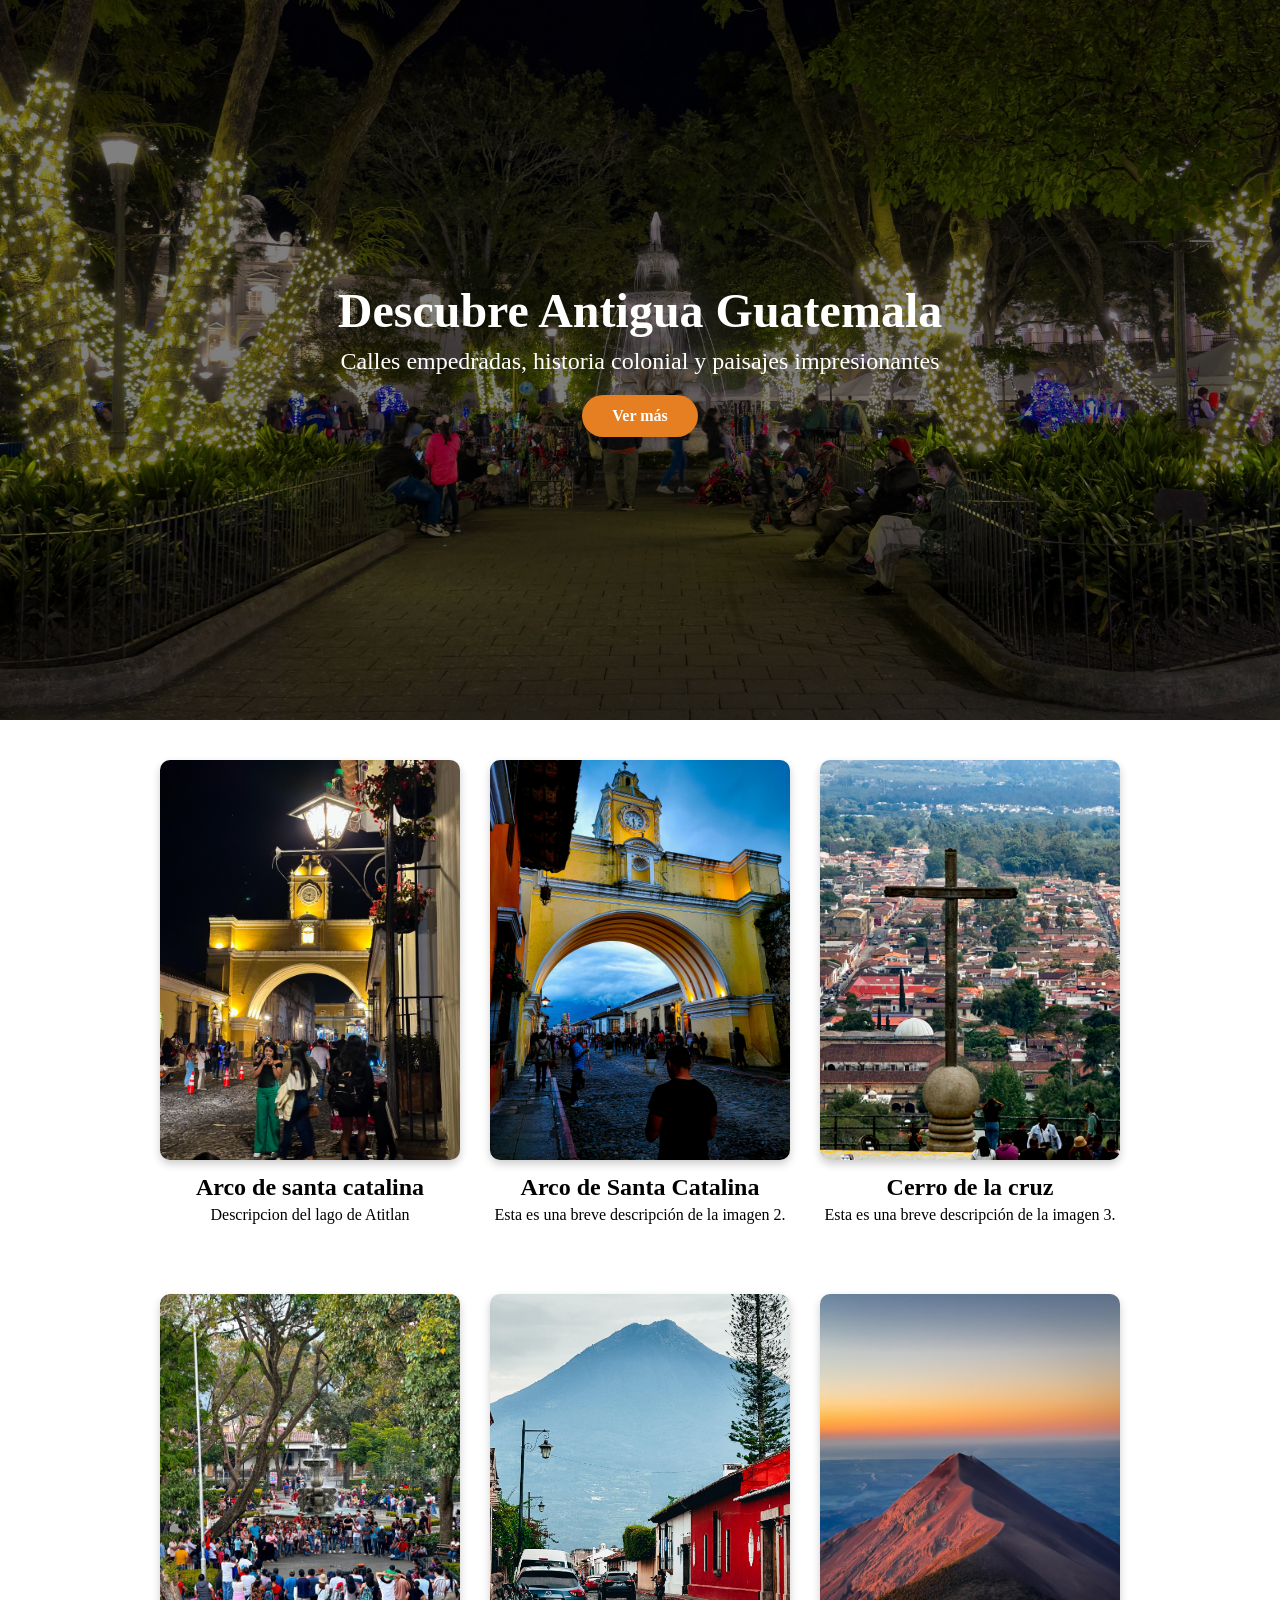
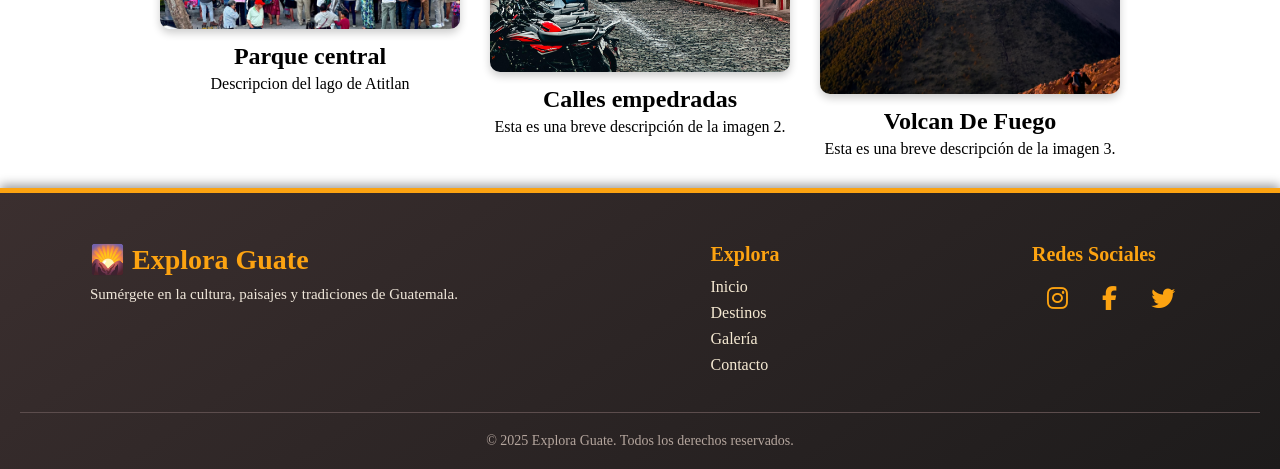
<file: Antigua.html>
<!DOCTYPE html>
<html lang="en">
    <link rel="stylesheet" href="https://cdnjs.cloudflare.com/ajax/libs/font-awesome/6.5.0/css/all.min.css">
<head>
    <meta charset="UTF-8">
    <meta name="viewport" content="width=device-width, initial-scale=1.0">
    <title>Antigua Guatemala</title>
    <link rel="stylesheet" href="Antigua.css">
</head>
<header class="header-antigua">
    <div class="header-content">
      <h1>Descubre Antigua Guatemala</h1>
      <p>Calles empedradas, historia colonial y paisajes impresionantes</p>
      <a href="#galeria" class="ctn">Ver más</a>
    </div>
  </header>
  
<body>
    
    <div class="image-links">
  
        <div class="image-card">
          <a href="https://example.com/link1" target="_blank">
            <img src="Arco1.jpeg" alt="Imagen 1">
          </a>
          <div class="image-title">Arco de santa catalina</div>
          <div class="image-description">Descripcion del lago de Atitlan</div>
        </div>
        <div class="image-card">
          <a href="https://example.com/link2" target="_blank">
            <img src="Arco2.jpeg" alt="Imagen 2">
          </a>
          <div class="image-title">Arco de Santa Catalina</div>
          <div class="image-description">Esta es una breve descripción de la imagen 2.</div>
        </div>
        <div class="image-card">
          <a href="https://example.com/link3" target="_blank">
            <img src="cerro.jpeg" alt="Imagen 3">
          </a>
          <div class="image-title">Cerro de la cruz</div>
          <div class="image-description">Esta es una breve descripción de la imagen 3.</div>
        </div>
        <div class="image-links">
  
            <div class="image-card">
              <a href="https://example.com/link1" target="_blank">
                <img src="Fuente.jpeg" alt="Imagen 1">
              </a>
              <div class="image-title">Parque central</div>
              <div class="image-description">Descripcion del lago de Atitlan</div>
            </div>
            <div class="image-card">
              <a href="https://example.com/link2" target="_blank">
                <img src="AntiguaRojo.jpeg" alt="Imagen 2">
              </a>
              <div class="image-title">Calles empedradas</div>
              <div class="image-description">Esta es una breve descripción de la imagen 2.</div>
            </div>
            <div class="image-card">
              <a href="https://example.com/link3" target="_blank">
                <img src="Acate.jpeg" alt="Imagen 3">
              </a>
              <div class="image-title">Volcan De Fuego</div>
              <div class="image-description">Esta es una breve descripción de la imagen 3.</div>
            </div>
    
</body>
<footer class="footer">
    <div class="footer-container">
      <div class="footer-logo">
        <h2>🌄 Explora Guate</h2>
        <p>Sumérgete en la cultura, paisajes y tradiciones de Guatemala.</p>
      </div>
  
      <div class="footer-links">
        <h3>Explora</h3>
        <ul>
          <li><a href="#">Inicio</a></li>
          <li><a href="#">Destinos</a></li>
          <li><a href="#">Galería</a></li>
          <li><a href="#">Contacto</a></li>
        </ul>
      </div>
  
      <div class="footer-social">
        <h3>Redes Sociales</h3>
        <div class="social-icons">
          <a href="https://www.instagram.com/clisman.c/" target="_blank"><i class="fab fa-instagram"></i></a>
          <a href="https://www.facebook.com/" target="_blank"><i class="fab fa-facebook-f"></i></a>
          <a href="https://twitter.com/" target="_blank"><i class="fab fa-twitter"></i></a>
        </div>
      </div>
    </div>
  
    <div class="footer-bottom">
      <p>&copy; 2025 Explora Guate. Todos los derechos reservados.</p>
    </div>
  </footer>
</html>
</file>
<file: Antigua.css>
*{
    margin: 0px;
    padding: 0px;
    box-sizing: border-box;
    font-family: century gothic;
   
}
.header-antigua {
    background-image: url('FuenteNoche.jpeg'); /* o cualquier imagen impactante de Antigua */
    background-size: cover;
    background-position: center;
    height: 80vh;
    color: white;
    display: flex;
    align-items: center;
    justify-content: center;
    text-align: center;
    position: relative;
  }
  
  .header-antigua::before {
    content: '';
    position: absolute;
    top: 0;
    left: 0;
    height: 100%;
    width: 100%;
    background: rgba(0, 0, 0, 0.5); /* Oscurece la imagen para que el texto resalte */
    z-index: 1;
  }
  
  .header-antigua .header-content {
    z-index: 2;
    position: relative;
    max-width: 800px;
    padding: 20px;
  }
  
  .header-antigua h1 {
    font-size: 3rem;
    margin-bottom: 10px;
  }
  
  .header-antigua p {
    font-size: 1.5rem;
    margin-bottom: 20px;
  }
  
  .ctn {
    display: inline-block;
    padding: 12px 30px;
    background-color: #e67e22;
    color: white;
    text-decoration: none;
    border-radius: 30px;
    font-weight: bold;
    transition: background-color 0.3s;
  }
  
  .ctn:hover {
    background-color: #cf711f;
  }
  
/* Para dar espacio entre el header y las imágenes */
.image-links {
    margin-top: 40px;
    display: flex;
    justify-content: center;
    gap: 30px;
    flex-wrap: wrap;
  }
  .image-card {
    width: 300px;
    text-align: center; /* Centra todo el contenido de la tarjeta */
  }
  .image-card img {
    width: 100%;
    height: auto;
    border-radius: 10px;
    box-shadow: 0 4px 8px rgba(0, 0, 0, 0.2);
    transition: transform 0.3s ease;
  }
  .image-card img:hover {
    transform: scale(1.05);
  }
  .image-title {
    font-size: 1.5em;
    font-weight: bold;
    margin-top: 10px;
  }
  .image-description {
    font-size: 1em;
    margin-top: 5px;
  }


  .footer {
    width: 100%;
    background: linear-gradient(145deg, #3b2f2f, #1d1b1b);
    color: #f5e9d2;
    padding: 50px 20px 20px;
    font-family: 'Segoe UI', sans-serif;
    border-top: 5px solid #fca311;
    box-shadow: 0 -3px 10px rgba(0, 0, 0, 0.4);
    margin: 0;
  }
  
  
  .footer-container {
    display: flex;
    flex-wrap: wrap;
    justify-content: space-between;
    gap: 30px;
    max-width: 1100px;
    margin: auto;
    width: 100%;
  }
  
  
  .footer-logo h2 {
    font-size: 28px;
    color: #fca311;
    margin-bottom: 10px;
  }
  
  .footer-logo p {
    font-size: 15px;
    color: #f0e7da;
  }
  
  .footer-links h3,
  .footer-social h3 {
    color: #fca311;
    font-size: 20px;
    margin-bottom: 12px;
  }
  
  .footer-links ul {
    list-style: none;
    padding: 0;
  }
  
  .footer-links li {
    margin-bottom: 8px;
  }
  
  .footer-links a {
    color: #f5e9d2;
    text-decoration: none;
    transition: all 0.3s;
  }
  
  .footer-links a:hover {
    color: #ffffff;
    padding-left: 5px;
  }
  
  .social-icons {
    margin-top: 20px;
  }
  
  .social-icons a {
    color: #fca311;
    margin: 0 15px;
    font-size: 1.5em;
    transition: color 0.3s, transform 0.3s;
  }
  
  .social-icons a:hover {
    color: #ffffff;
    transform: scale(1.2);
  }
  
  
  .footer-bottom {
    text-align: center;
    border-top: 1px solid #5c4d4d;
    padding-top: 20px;
    font-size: 14px;
    color: #b5a69e;
    margin-top: 30px;
  }
</file>
